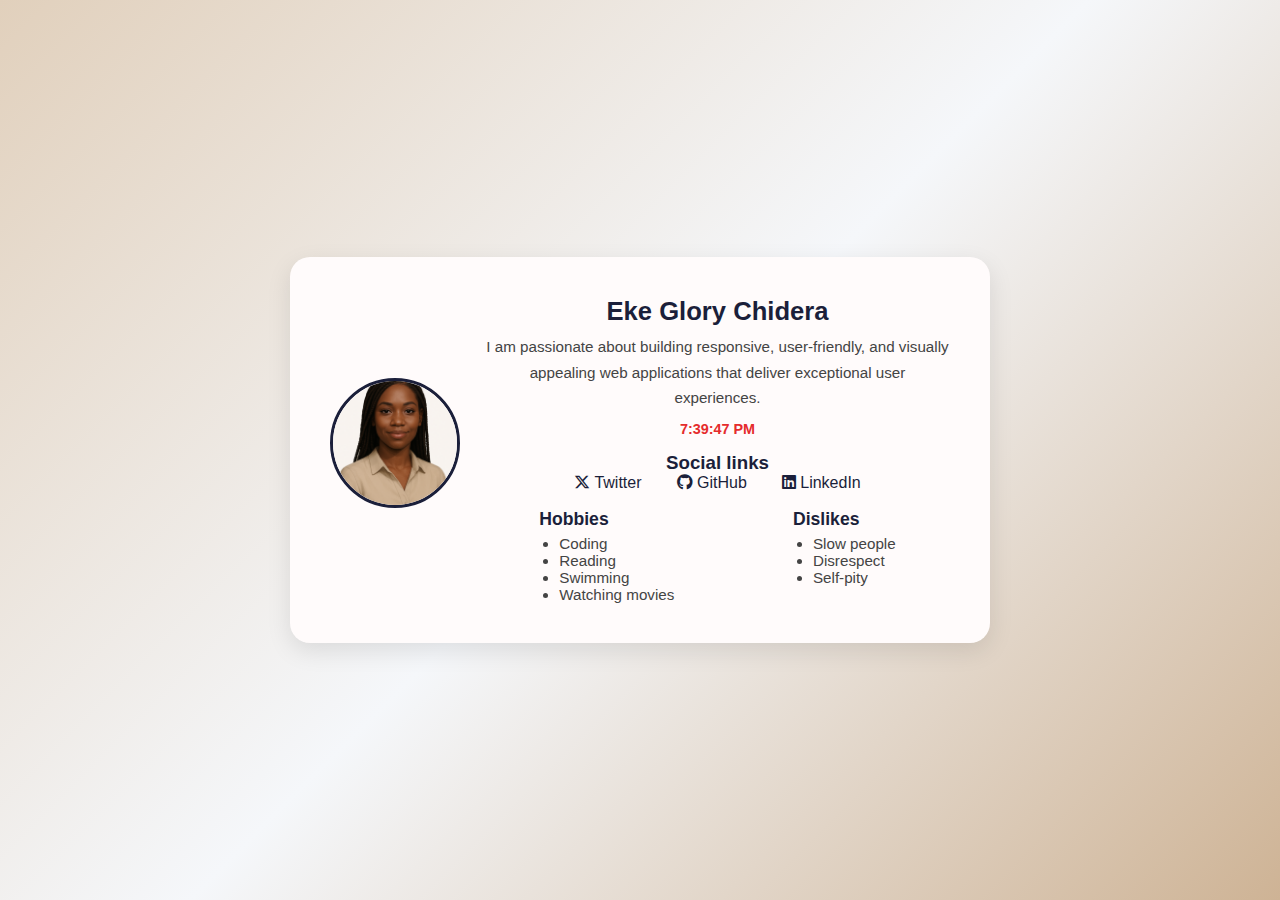
<file: index.html>
<!DOCTYPE html>
<html lang="en">

<head>

  <meta charset="UTF-8" />
  <meta name="viewport" content="width=device-width, initial-scale=1.0" />
  <title>Eke Glory Chidera | HNG Profile Card</title>
  <link rel="stylesheet" href="style.css" />
  <link
  rel="stylesheet"
  href="https://cdnjs.cloudflare.com/ajax/libs/font-awesome/6.5.0/css/all.min.css"
/>

</head>

<body>
  <main>
    <article class="profile-card" data-testid="test-profile-card">
      <figure class="avatar-container">
        <img 
          src="assets/profile-avatar.png" 
          alt="user avatar" 
          data-testid="test-user-avatar"
        />
      </figure>

      <div class="details">
        <header>
          <h2 data-testid="test-user-name">Eke Glory Chidera</h2>
        </header>

        <p class="bio" data-testid="test-user-bio">
         I am passionate about building responsive, user-friendly, and visually appealing web applications that deliver exceptional user experiences.
        </p>

        <p id="user-time" class="time" data-testid="test-user-time"></p>


        <h3>Social links</h3>
<nav class="social-links" data-testid="test-user-social-links">
  <ul>

    <li>
      <a href="https://x.com/_lorydera?s=21" target="_blank" rel="noopener noreferrer" data-testid="test-user-social-twitter">
        <i class="fab fa-x-twitter"></i>
        <span>Twitter</span>
      </a>
    </li>

    <li>
      <a href="https://github.com/Lorydera" target="_blank" rel="noopener noreferrer" data-testid="test-user-social-github">
        <i class="fab fa-github"></i>
        <span>GitHub</span>
      </a>
    </li>

    <li>
      <a href="https://www.linkedin.com/in/ekeglorychidera" target="_blank" rel="noopener noreferrer" data-testid="test-user-social-linkedin">
        <i class="fab fa-linkedin"></i>
        <span>LinkedIn</span>
      </a>
    </li>

  </ul>
</nav>

        <section class="hobbies-container">
         <div class="hobbies" data-testid="test-user-hobbies">
          <h3>Hobbies</h3>
          <ul>
            <li>Coding</li>
            <li>Reading</li>
            <li>Swimming</li>
            <li>Watching movies</li>
          </ul>
        </div>

        <div class="dislikes" data-testid="test-user-dislikes">
          <h3>Dislikes</h3>
          <ul>
            <li>Slow people</li>
            <li>Disrespect</li>
            <li>Self-pity</li>
          </ul>
        </div>
        </section>
    </article>
  </main>
  <script src="script.js"></script>
</body>
</html>
</file>
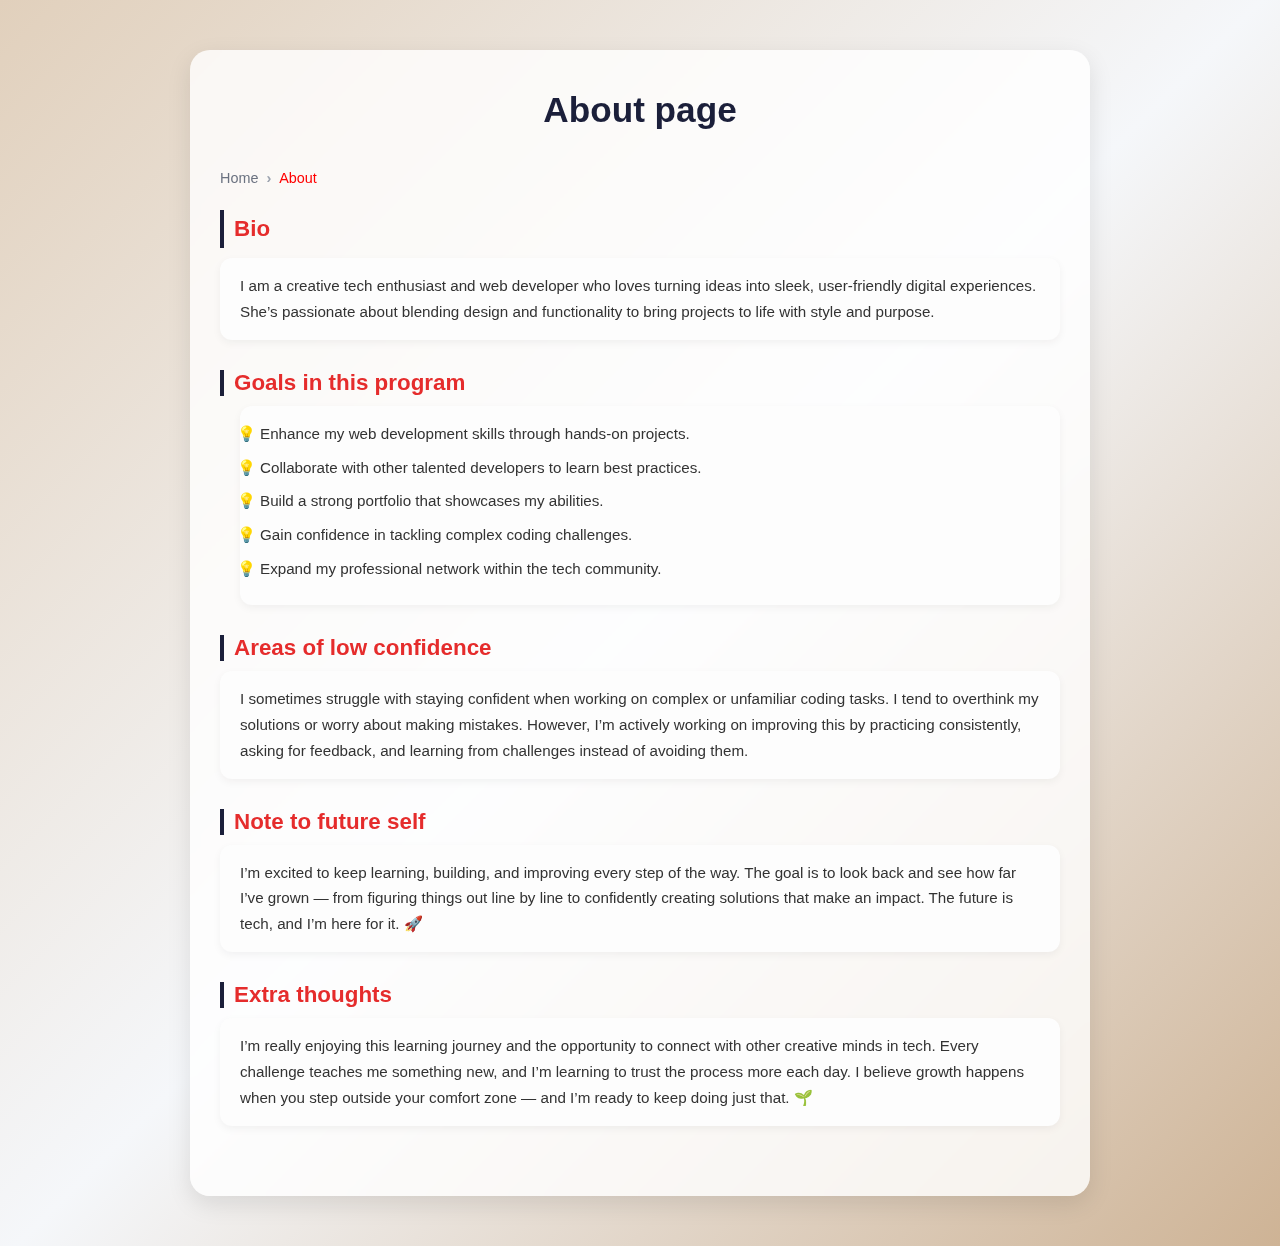
<file: about.html>
<!DOCTYPE html>
<html lang="en">
<head>
    <meta charset="UTF-8">
    <meta name="viewport" content="width=device-width, initial-scale=1.0">
    <title>About page</title>
    <link rel="stylesheet" href="style.css">
</head>
<body>
    <main data-testid="test-about-page">
        <h1>About page</h1>

        <header>
            <nav class="breadcrumbs" aria-label="Breadcrumb">
  <a href="index.html">Home</a>
  <span class="separator">›</span>
  <a href="about.html" class="current">About</a>
</nav>


        </header>
        <section class="bio" data-testid="test-about-bio">
            <h2>Bio</h2>
            <p>I am a creative tech enthusiast and web developer who loves turning ideas into sleek, user-friendly digital experiences. She’s passionate about blending design and functionality to bring projects to life with style and purpose.</p>

        </section>

        <section data-testid="test-about-goals">
        <h2>Goals in this program</h2>
            <ul>
                <li>Enhance my web development skills through hands-on projects.</li>
                <li>Collaborate with other talented developers to learn best practices.</li>
                <li>Build a strong portfolio that showcases my abilities.</li>
                <li>Gain confidence in tackling complex coding challenges.</li>
                <li>Expand my professional network within the tech community.</li>
            </ul>
        </section>

        <section data-testid="test-about-confidence">
            <h2>Areas of low confidence</h2>
            <p>I sometimes struggle with staying confident when working on complex or unfamiliar coding tasks. I tend to overthink my solutions or worry about making mistakes. However, I’m actively working on improving this by practicing consistently, asking for feedback, and learning from challenges instead of avoiding them.</p>
        </section>

        <section data-testid="test-about-future-note">
            <h2>Note to future self</h2>
            <p>I’m excited to keep learning, building, and improving every step of the way. The goal is to look back and see how far I’ve grown — from figuring things out line by line to confidently creating solutions that make an impact. The future is tech, and I’m here for it. 🚀</p>
        </section>

        <section data-testid="test-about-extra">
            <h2>Extra thoughts</h2>
            <p>I’m really enjoying this learning journey and the opportunity to connect with other creative minds in tech. Every challenge teaches me something new, and I’m learning to trust the process more each day. I believe growth happens when you step outside your comfort zone — and I’m ready to keep doing just that. 🌱</p>
        </section>

    </main>
</body>
</html>
</file>
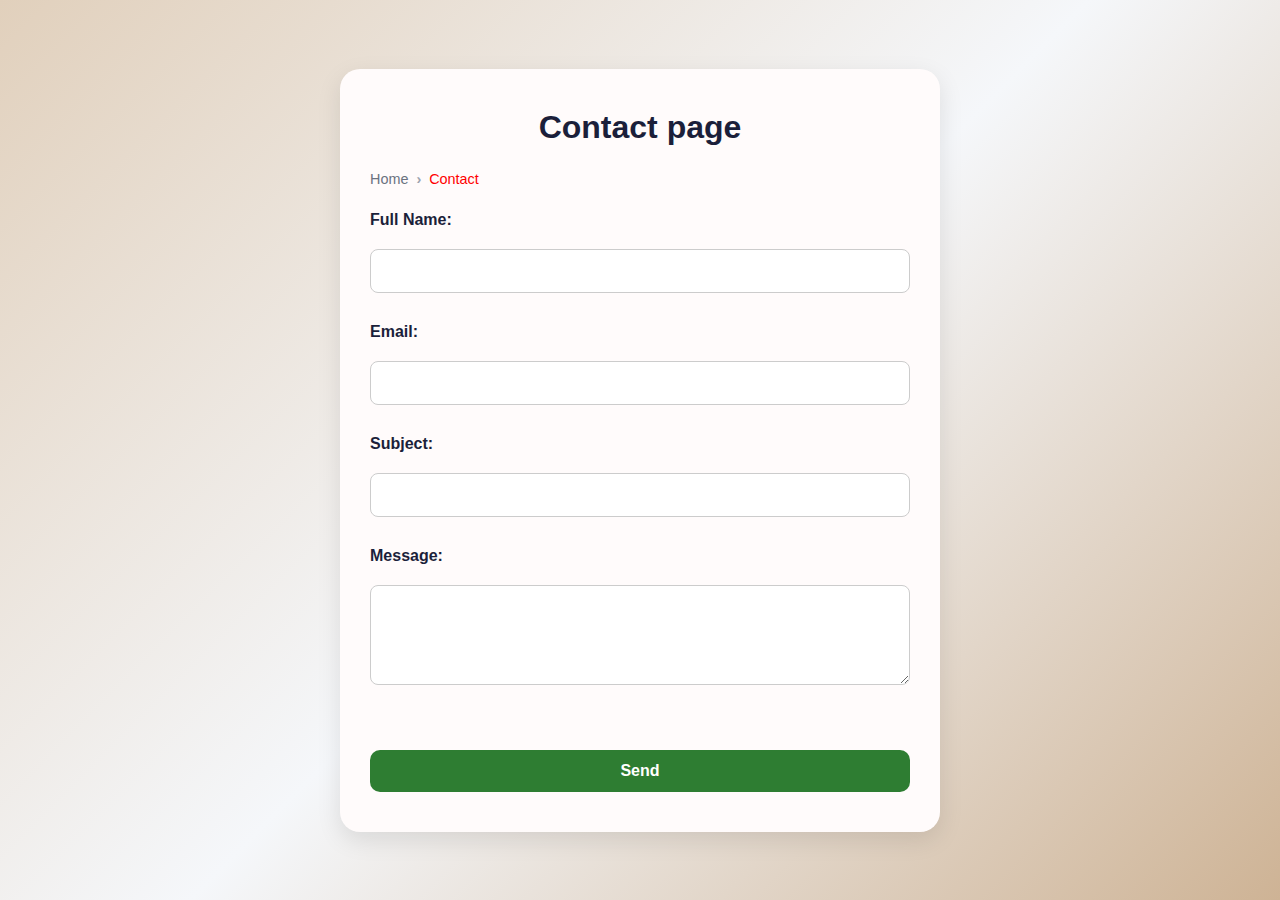
<file: contact.html>
<!DOCTYPE html>
<html lang="en">
<head>
    <meta charset="UTF-8">
    <meta name="viewport" content="width=device-width, initial-scale=1.0">
    <title>Contact page</title>
    <link rel="stylesheet" href="style.css">
</head>
<body>
    <main data-testid="test-contact-page">
        <h1>Contact page</h1>

        <nav class="breadcrumbs" aria-label="Breadcrumb">
  <a href="index.html">Home</a>
  <span class="separator">›</span>
  <span class="current">Contact</span>
</nav>


        <section>
            <form id="contactForm" novalidate>
  <label for="name">Full Name:</label>
  <input type="text" id="name" name="name" required aria-describedby="nameError">
  <span id="nameError" class="error-message" aria-live="polite"></span>

  <label for="email">Email:</label>
  <input type="email" id="email" name="email" required aria-describedby="emailError">
  <span id="emailError" class="error-message" aria-live="polite"></span>

  <label for="subject">Subject:</label>
  <input type="text" id="subject" name="subject" required aria-describedby="subjectError">
  <span id="subjectError" class="error-message" aria-live="polite"></span>

  <label for="message">Message:</label>
  <textarea id="message" name="message" rows="4" required aria-describedby="messageError"></textarea>
  <span id="messageError" class="error-message" aria-live="polite"></span>

  <p id="formMessage" class="form-message" aria-live="polite"></p>
  <button type="submit">Send</button>
</form>
        </section>
    </main>
    <script src="script.js"></script>


</body>
</html>
</file>
<file: style.css>
/* Global Rest */
* {
  margin: 0;
  padding: 0;
  box-sizing: border-box;
  font-family: "Poppins", sans-serif;
}

body {
  background: linear-gradient(135deg, #e1d0bc, #f5f7fa, #ceb395);
  min-height: 100vh;
  display: flex;
  align-items: center;
  justify-content: center;
  color: #1b1f3a;
}

main {
  width: 100%;
  padding: 20px;
}

/* Profile Card */
.profile-card {
  background: #fffbfb;
  border-radius: 20px;
  box-shadow: 0 8px 25px rgba(0, 0, 0, 0.1);
  overflow: hidden;
  display: flex;
  flex-direction: column;
  align-items: center;
  padding: 30px 25px;
  max-width: 400px;
  margin: auto;
  transition: all 0.3s ease;
}

.profile-card:hover {
  transform: translateY(-5px);
  box-shadow: 0 12px 28px rgba(0, 0, 0, 0.15);
}

/* User Avatar*/
.avatar-container img {
  width: 130px;
  height: 130px;
  border-radius: 50%;
  object-fit: cover;
  border: 3px solid #1b1f3a;
  margin-bottom: 10px;
}

/* Card Details*/
.details {
  text-align: center;
}

.details h2 {
  font-size: 1.6rem;
  margin-bottom: 8px;
}

.bio {
  font-size: 0.95rem;
  line-height: 1.7;
  color: #444;
  margin-bottom: 10px;
}

.time {
  color: rgb(229, 44, 44);
  font-weight: 600;
  margin-bottom: 15px;
  font-size: 0.9rem;
}


/* Social Links*/

.social-links ul {
  list-style: none;
  display: flex;
  justify-content: center;
  gap: 35px;
  margin-bottom: 15px;
}

.social-links a {
  text-decoration: none;
  color: #1b1f3a;
  font-weight: 500;
  position: relative;
}

.social-links a::after {
  content: "";
  display: block;
  height: 2px;
  background: rgb(229, 44, 44);
  transform: scaleX(0);
  transition: transform 0.3s ease;
  transform-origin: right;
}

.social-links a:hover::after {
  transform: scaleX(1);
  transform-origin: left;
}


/* Sections */
section {
  margin-top: 15px;
  text-align: left;
}

section h3 {
  color: #1b1f3a;
  font-size: 1.1rem;
  margin-bottom: 5px;
}

section ul {
  list-style: disc;
  padding-left: 20px;
  color: #444;
  font-size: 0.95rem;
}

.hobbies-container {
    display: flex;
    flex-direction: row;
    gap: 10px;
    justify-content: space-around;
    align-items: flex-start;
}



/* Responsive adjustments for larger screens */
@media (min-width: 700px) {
  .profile-card {
    flex-direction: row;
    max-width: 700px;
    text-align: left;
    gap: 25px;
    padding: 40px;
  }

  .avatar-container {
    flex-shrink: 0;
    margin: 0;
  }

  .details {
    flex: 1;
  }
}

/* about page styling */

[data-testid="test-about-page"] {
  max-width: 900px;
  margin: 50px auto;
  background: #ffffffcc;
  backdrop-filter: blur(5px);
  border-radius: 20px;
  padding: 40px 30px;
  box-shadow: 0 8px 25px rgba(0, 0, 0, 0.1);
}

[data-testid="test-about-page"] h1 {
  text-align: center;
  font-size: 2.2rem;
  color: #1b1f3a;
  margin-bottom: 40px;
}

[data-testid="test-about-page"] section {
  margin-bottom: 30px;
}

[data-testid="test-about-page"] h2 {
  font-size: 1.4rem;
  color: #e52c2c;
  margin-bottom: 10px;
  border-left: 4px solid #1b1f3a;
  padding-left: 10px;
}

[data-testid="test-about-page"] p,
[data-testid="test-about-page"] ul {
  background: #fdfdfd;
  padding: 15px 20px;
  border-radius: 12px;
  box-shadow: 0 3px 8px rgba(0, 0, 0, 0.05);
  color: #333;
  font-size: 0.95rem;
  line-height: 1.7;
}

[data-testid="test-about-page"] ul {
  list-style-type: "💡 ";
  margin-left: 20px;
}

[data-testid="test-about-page"] li {
  margin-bottom: 8px;
}

/* responsive */
@media (max-width: 600px) {
  [data-testid="test-about-page"] {
    padding: 25px 20px;
  }

  [data-testid="test-about-page"] h1 {
    font-size: 1.8rem;
  }

  [data-testid="test-about-page"] h2 {
    font-size: 1.2rem;
  }
}


/* contact page styling */
main[data-testid="test-contact-page"] {
  max-width: 600px;
  margin: 50px auto;
  background: #fffbfb;
  border-radius: 20px;
  box-shadow: 0 8px 25px rgba(0, 0, 0, 0.1);
  padding: 40px 30px;
}

main[data-testid="test-contact-page"] h1 {
  text-align: center;
  margin-bottom: 25px;
  color: #1b1f3a;
}

form {
  display: flex;
  flex-direction: column;
  gap: 15px;
}

label {
  font-weight: 600;
  color: #1b1f3a;
  margin-bottom: 5px;
}

input,
textarea {
  padding: 12px;
  border: 1.5px solid #ccc;
  border-radius: 8px;
  font-size: 1rem;
  font-family: "Poppins", sans-serif;
  outline: none;
  transition: all 0.3s ease;
}

input:focus,
textarea:focus {
  border-color: rgb(229, 44, 44);
  box-shadow: 0 0 6px rgba(229, 44, 44, 0.2);
}

textarea {
  resize: vertical;
  min-height: 100px;
}

button[type="submit"] {
  background:  #2e7d32;
  color: #fff;
  border: none;
  padding: 12px 20px;
  border-radius: 10px;
  font-size: 1rem;
  font-weight: 600;
  cursor: pointer;
  transition: all 0.3s ease;
  margin-top: 10px;
}

button[type="submit"]:hover {
  background: #1b1f3a;
  transform: translateY(-2px);
}

/* Responsive */
@media (max-width: 480px) {
  main[data-testid="test-contact-page"] {
    padding: 25px 20px;
  }

  input,
  textarea {
    font-size: 0.95rem;
  }
}


/* Success and error messages */
.form-message {
  margin-top: 10px;
  font-weight: 600;
  font-size: 0.95rem;
  text-align: center;
  transition: all 0.3s ease;
}

.form-message.success {
  color: green;
}

.form-message.error {
  color: red;
}

/* navigation styling */
.page-nav {
  width: 100%;
  display: flex;
  justify-content: center;
  margin-bottom: 25px;
}

.page-nav ul {
  display: flex;
  gap: 1.8rem;
  list-style: none;
  background: #ffffffcc; 
  backdrop-filter: blur(8px);
  padding: 10px 25px;
  border-radius: 50px;
  box-shadow: 0 4px 12px rgba(0, 0, 0, 0.08);
  transition: all 0.3s ease;
}

.page-nav li {
  position: relative;
}

.page-nav a {
  text-decoration: none;
  font-weight: 600;
  color: #2a2a2a;
  font-size: 0.95rem;
  letter-spacing: 0.4px;
  transition: color 0.3s ease;
}

.page-nav a:hover {
  color: red; 
}

.page-nav a::after {
  content: "";
  position: absolute;
  bottom: -5px;
  left: 0;
  width: 0%;
  height: 2px;
  background-color: #ff5f8f;
  border-radius: 2px;
  transition: width 0.3s ease;
}

.page-nav a:hover::after {
  width: 100%;
}

/* Responsive navigation */
@media (max-width: 600px) {
  .page-nav ul {
    flex-direction: row;
    gap: 0.8rem;
    padding: 15px;
    border-radius: 15px;
  }

  .page-nav a {
    font-size: 1rem;
  }
}

.breadcrumbs {
  display: flex;
  align-items: center;
  flex-wrap: wrap;
  gap: 0.5rem;
  font-size: 0.9rem;
  color: #6b7280;
  margin-bottom: 1.5rem;
}

.breadcrumbs a {
  text-decoration: none;
  color: #6b7280;
  transition: color 0.2s ease;
}

.breadcrumbs a:hover {
  color: red; 
}

.breadcrumbs .separator {
  color: #9ca3af; 
  font-weight: 600;
}

.breadcrumbs .current {
  color: red; /* highlight current page */
  font-weight: 500;
}
@media (max-width: 500px) {
  .breadcrumbs {
    font-size: 0.85rem;
  }
}
</file>
